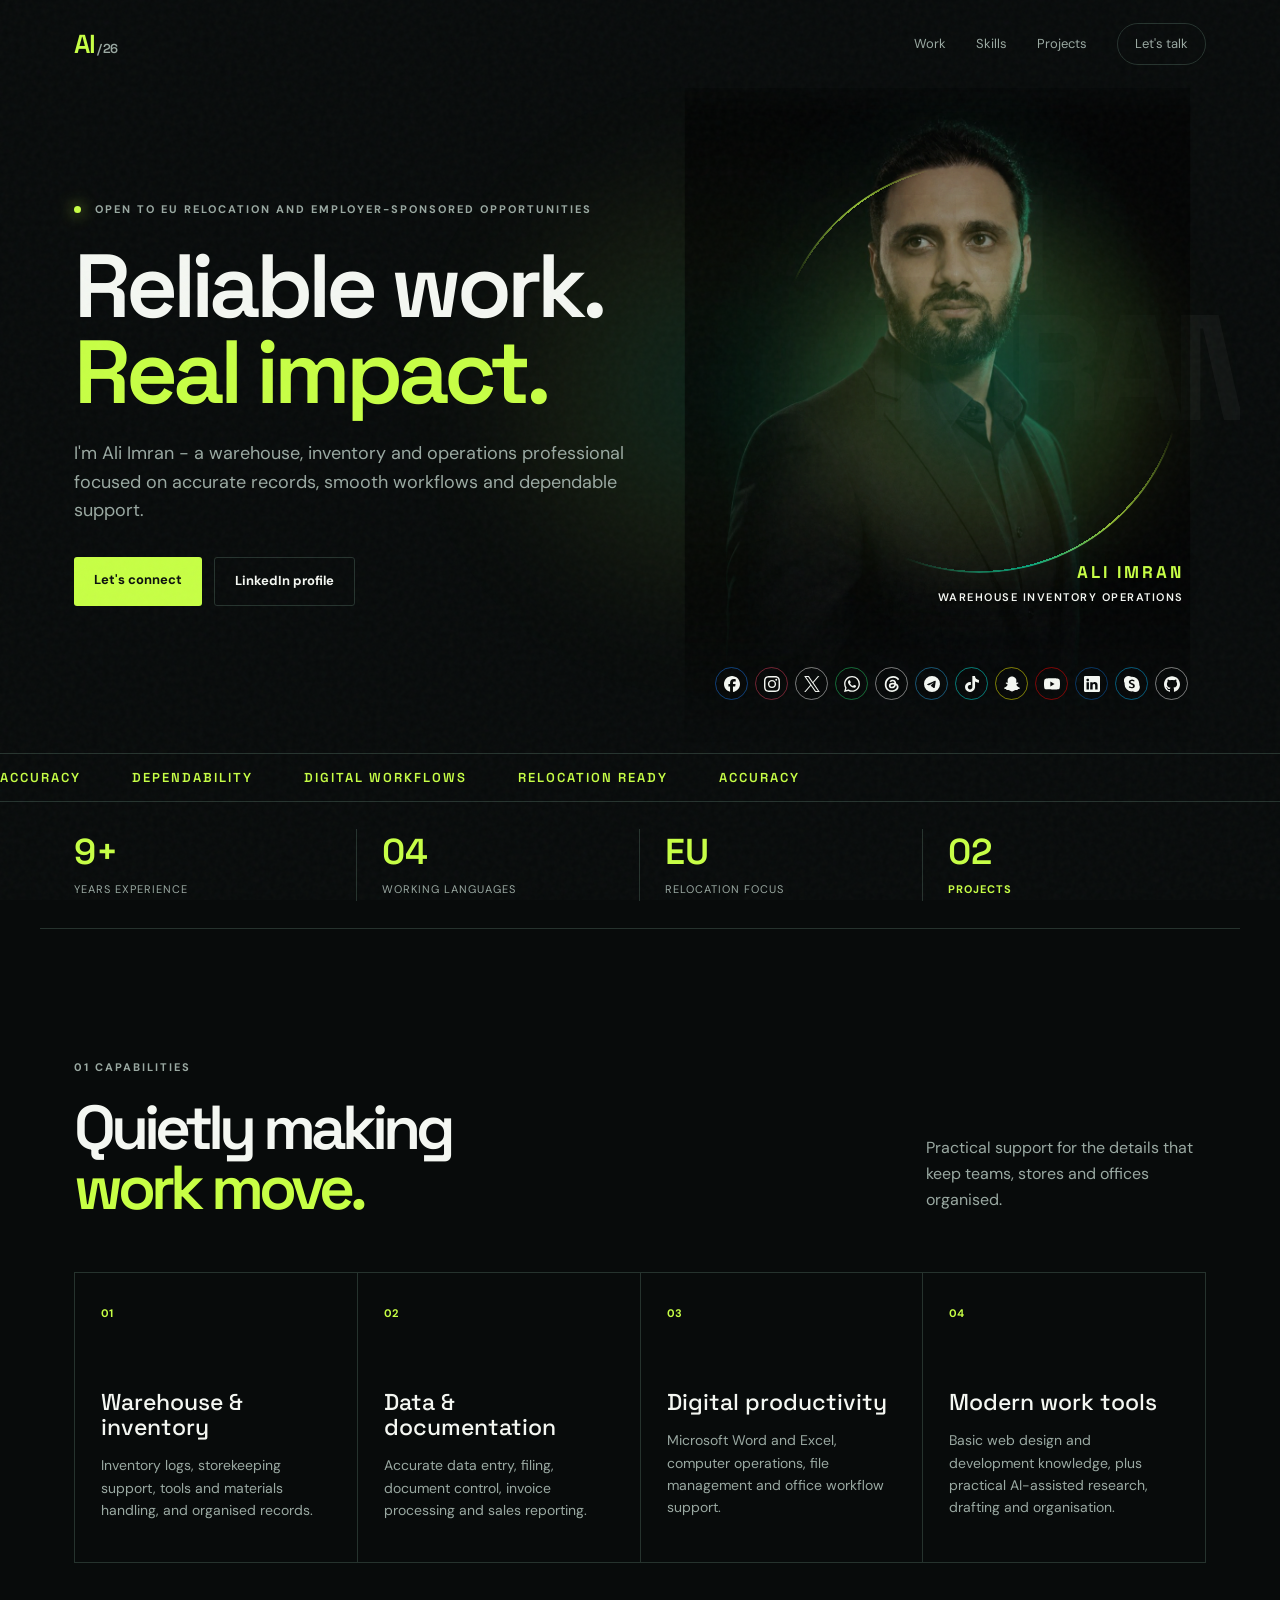
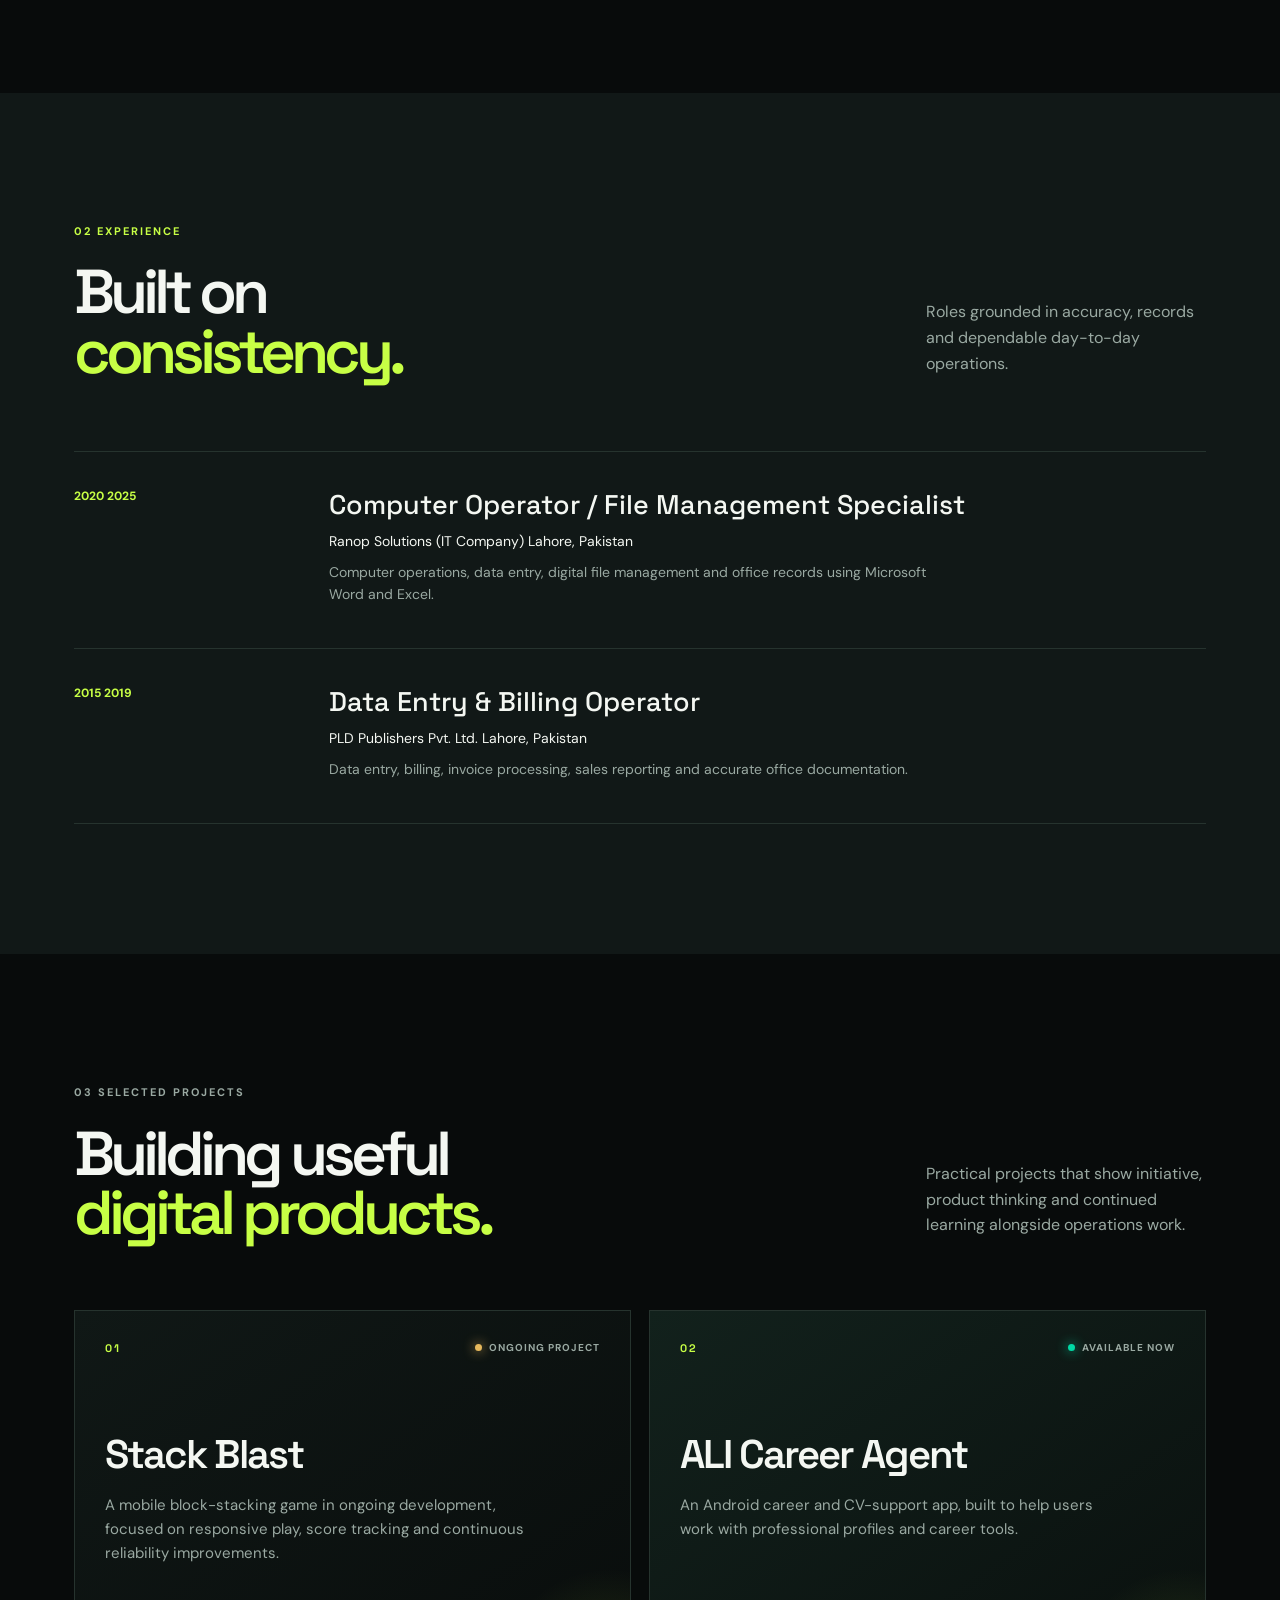
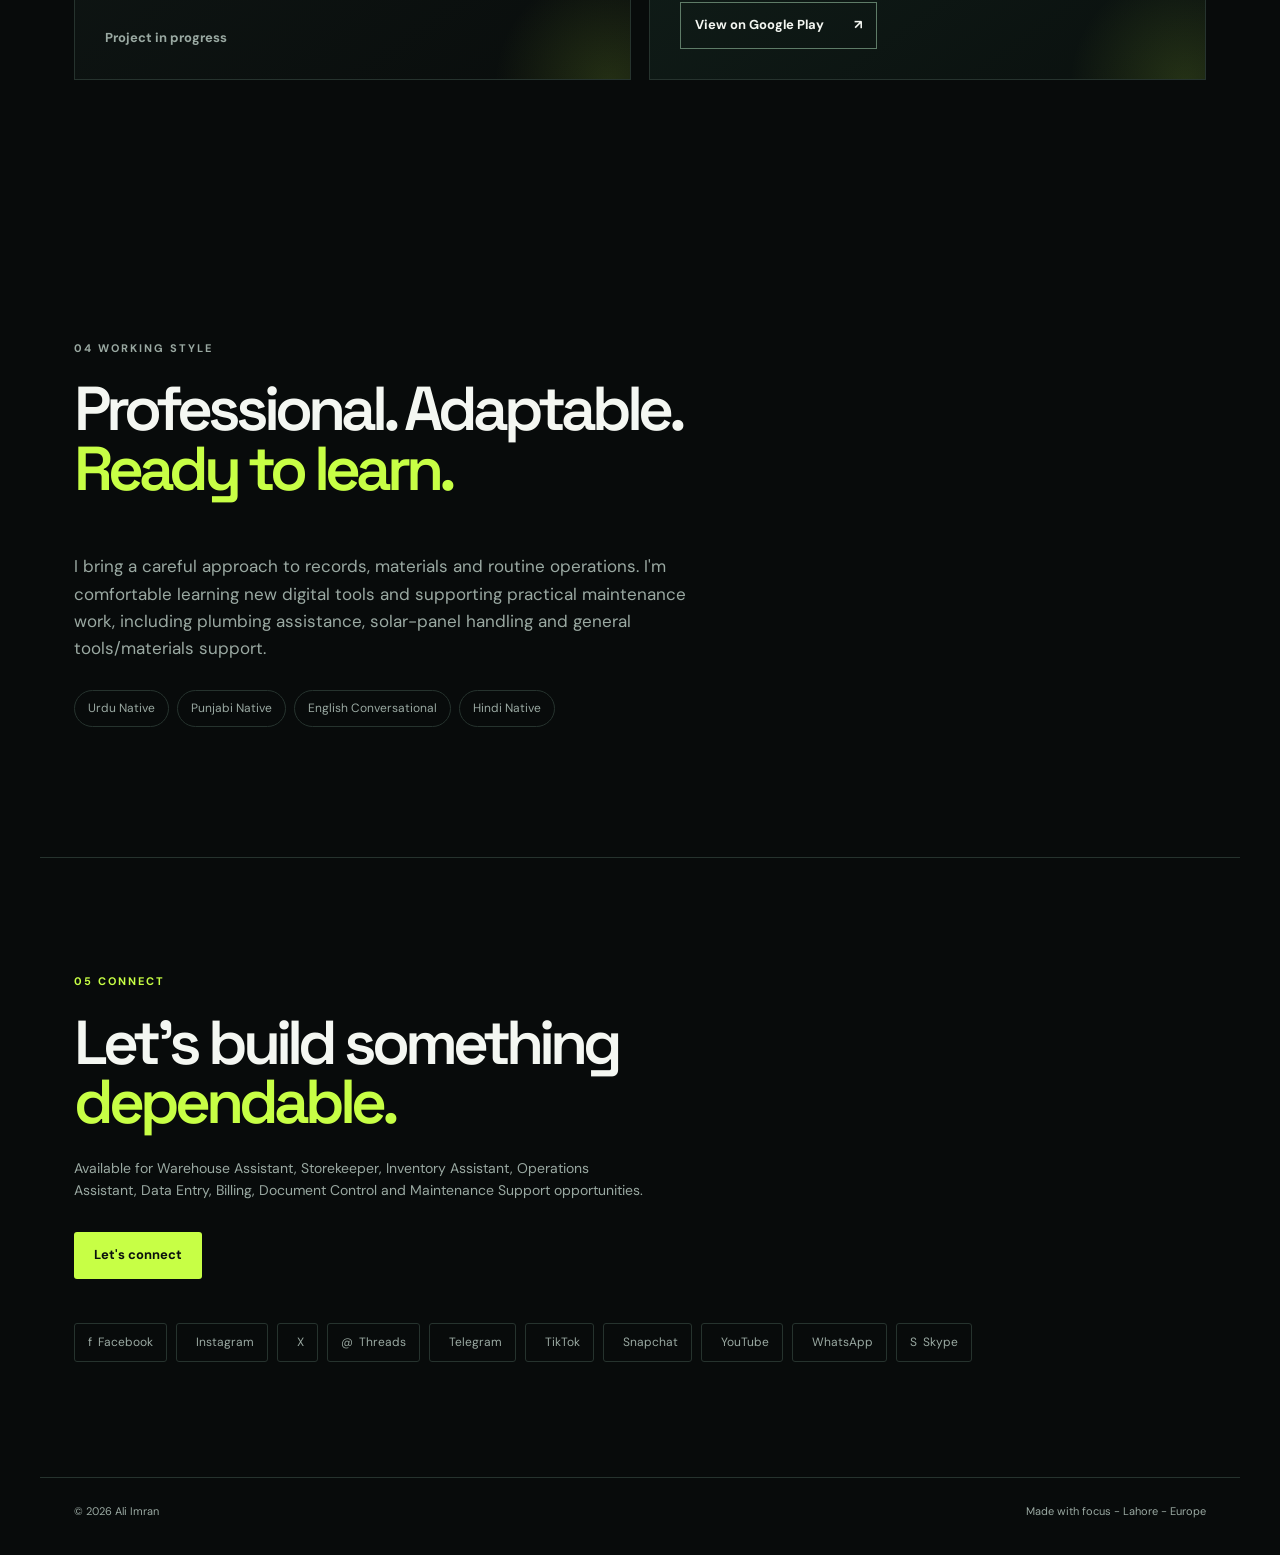
<file: index.html>
<!doctype html>
<html lang="en">
<head>
  <meta charset="utf-8"><meta name="viewport" content="width=device-width, initial-scale=1">
  <meta name="description" content="Ali Imran - warehouse, inventory and operations professional.">
  <title>Ali Imran | Operations &amp; Inventory</title><link rel="canonical" href="https://aliimrankazmii.github.io/ali-imran-portfolio/"><meta property="og:title" content="Ali Imran | Warehouse, Inventory &amp; Operations"><meta property="og:description" content="Professional portfolio of Ali Imran - warehouse, inventory, data entry and operations support."><meta property="og:type" content="website"><meta property="og:url" content="https://aliimrankazmii.github.io/ali-imran-portfolio/"><meta property="og:image" content="https://aliimrankazmii.github.io/ali-imran-portfolio/ali-imran-hero.jpg"><link rel="stylesheet" href="styles.css?v=53ffa406">
</head>
<body>
  <svg class="icon-sprite" aria-hidden="true" focusable="false"><symbol id="icon-facebook" viewBox="0 0 24 24"><path d="M9.101 23.691v-7.98H6.627v-3.667h2.474v-1.58c0-4.085 1.848-5.978 5.858-5.978.401 0 .955.042 1.468.103a8.68 8.68 0 0 1 1.141.195v3.325a8.623 8.623 0 0 0-.653-.036 26.805 26.805 0 0 0-.733-.009c-.707 0-1.259.096-1.675.309a1.686 1.686 0 0 0-.679.622c-.258.42-.374.995-.374 1.752v1.297h3.919l-.386 2.103-.287 1.564h-3.246v8.245C19.396 23.238 24 18.179 24 12.044c0-6.627-5.373-12-12-12s-12 5.373-12 12c0 5.628 3.874 10.35 9.101 11.647Z"/></symbol><symbol id="icon-instagram" viewBox="0 0 24 24"><path d="M7.0301.084c-1.2768.0602-2.1487.264-2.911.5634-.7888.3075-1.4575.72-2.1228 1.3877-.6652.6677-1.075 1.3368-1.3802 2.127-.2954.7638-.4956 1.6365-.552 2.914-.0564 1.2775-.0689 1.6882-.0626 4.947.0062 3.2586.0206 3.6671.0825 4.9473.061 1.2765.264 2.1482.5635 2.9107.308.7889.72 1.4573 1.388 2.1228.6679.6655 1.3365 1.0743 2.1285 1.38.7632.295 1.6361.4961 2.9134.552 1.2773.056 1.6884.069 4.9462.0627 3.2578-.0062 3.668-.0207 4.9478-.0814 1.28-.0607 2.147-.2652 2.9098-.5633.7889-.3086 1.4578-.72 2.1228-1.3881.665-.6682 1.0745-1.3378 1.3795-2.1284.2957-.7632.4966-1.636.552-2.9124.056-1.2809.0692-1.6898.063-4.948-.0063-3.2583-.021-3.6668-.0817-4.9465-.0607-1.2797-.264-2.1487-.5633-2.9117-.3084-.7889-.72-1.4568-1.3876-2.1228C21.2982 1.33 20.628.9208 19.8378.6165 19.074.321 18.2017.1197 16.9244.0645 15.6471.0093 15.236-.005 11.977.0014 8.718.0076 8.31.0215 7.0301.0839m.1402 21.6932c-1.17-.0509-1.8053-.2453-2.2287-.408-.5606-.216-.96-.4771-1.3819-.895-.422-.4178-.6811-.8186-.9-1.378-.1644-.4234-.3624-1.058-.4171-2.228-.0595-1.2645-.072-1.6442-.079-4.848-.007-3.2037.0053-3.583.0607-4.848.05-1.169.2456-1.805.408-2.2282.216-.5613.4762-.96.895-1.3816.4188-.4217.8184-.6814 1.3783-.9003.423-.1651 1.0575-.3614 2.227-.4171 1.2655-.06 1.6447-.072 4.848-.079 3.2033-.007 3.5835.005 4.8495.0608 1.169.0508 1.8053.2445 2.228.408.5608.216.96.4754 1.3816.895.4217.4194.6816.8176.9005 1.3787.1653.4217.3617 1.056.4169 2.2263.0602 1.2655.0739 1.645.0796 4.848.0058 3.203-.0055 3.5834-.061 4.848-.051 1.17-.245 1.8055-.408 2.2294-.216.5604-.4763.96-.8954 1.3814-.419.4215-.8181.6811-1.3783.9-.4224.1649-1.0577.3617-2.2262.4174-1.2656.0595-1.6448.072-4.8493.079-3.2045.007-3.5825-.006-4.848-.0608M16.953 5.5864A1.44 1.44 0 1 0 18.39 4.144a1.44 1.44 0 0 0-1.437 1.4424M5.8385 12.012c.0067 3.4032 2.7706 6.1557 6.173 6.1493 3.4026-.0065 6.157-2.7701 6.1506-6.1733-.0065-3.4032-2.771-6.1565-6.174-6.1498-3.403.0067-6.156 2.771-6.1496 6.1738M8 12.0077a4 4 0 1 1 4.008 3.9921A3.9996 3.9996 0 0 1 8 12.0077"/></symbol><symbol id="icon-x" viewBox="0 0 24 24"><path d="M14.234 10.162 22.977 0h-2.072l-7.591 8.824L7.251 0H.258l9.168 13.343L.258 24H2.33l8.016-9.318L16.749 24h6.993zm-2.837 3.299-.929-1.329L3.076 1.56h3.182l5.965 8.532.929 1.329 7.754 11.09h-3.182z"/></symbol><symbol id="icon-whatsapp" viewBox="0 0 24 24"><path d="M17.472 14.382c-.297-.149-1.758-.867-2.03-.967-.273-.099-.471-.148-.67.15-.197.297-.767.966-.94 1.164-.173.199-.347.223-.644.075-.297-.15-1.255-.463-2.39-1.475-.883-.788-1.48-1.761-1.653-2.059-.173-.297-.018-.458.13-.606.134-.133.298-.347.446-.52.149-.174.198-.298.298-.497.099-.198.05-.371-.025-.52-.075-.149-.669-1.612-.916-2.207-.242-.579-.487-.5-.669-.51-.173-.008-.371-.01-.57-.01-.198 0-.52.074-.792.372-.272.297-1.04 1.016-1.04 2.479 0 1.462 1.065 2.875 1.213 3.074.149.198 2.096 3.2 5.077 4.487.709.306 1.262.489 1.694.625.712.227 1.36.195 1.871.118.571-.085 1.758-.719 2.006-1.413.248-.694.248-1.289.173-1.413-.074-.124-.272-.198-.57-.347m-5.421 7.403h-.004a9.87 9.87 0 01-5.031-1.378l-.361-.214-3.741.982.998-3.648-.235-.374a9.86 9.86 0 01-1.51-5.26c.001-5.45 4.436-9.884 9.888-9.884 2.64 0 5.122 1.03 6.988 2.898a9.825 9.825 0 012.893 6.994c-.003 5.45-4.437 9.884-9.885 9.884m8.413-18.297A11.815 11.815 0 0012.05 0C5.495 0 .16 5.335.157 11.892c0 2.096.547 4.142 1.588 5.945L.057 24l6.305-1.654a11.882 11.882 0 005.683 1.448h.005c6.554 0 11.89-5.335 11.893-11.893a11.821 11.821 0 00-3.48-8.413Z"/></symbol><symbol id="icon-threads" viewBox="0 0 24 24"><path d="M18.263 11.097c-.03-3.486-1.92-5.586-5.111-5.586-2.13 0-3.922.963-4.863 2.499l2.062 1.438c.535-.843 1.272-1.543 2.628-1.543 1.528 0 2.318.85 2.544 2.431a15 15 0 0 0-2.236-.173c-4.125 0-6.068 1.867-6.068 4.336s1.943 3.99 4.804 3.99c3.139 0 5.013-2.115 5.781-4.735.798.361 1.348 1.204 1.348 2.47 0 3.387-3.907 5.232-7.22 5.232-4.885 0-8.077-3.207-8.077-8.424 0-6.392 4.223-10.487 9.9-10.487 3.808 0 5.69 1.671 6.97 3.914l2.108-1.475C21.44 2.078 18.331 0 13.663 0 6.227 0 1.168 5.277 1.168 12.934c0 7 4.953 11.066 10.856 11.066 4.878 0 9.809-2.846 9.809-7.716 0-2.545-1.46-4.231-3.569-5.187m-6.33 4.855c-1.077 0-2.026-.512-2.026-1.453 0-1.483 1.822-1.934 3.606-1.934.678 0 1.34.045 1.927.173-.422 1.927-1.671 3.215-3.508 3.214Z"/></symbol><symbol id="icon-telegram" viewBox="0 0 24 24"><path d="M11.944 0A12 12 0 0 0 0 12a12 12 0 0 0 12 12 12 12 0 0 0 12-12A12 12 0 0 0 12 0a12 12 0 0 0-.056 0zm4.962 7.224c.1-.002.321.023.465.14a.506.506 0 0 1 .171.325c.016.093.036.306.02.472-.18 1.898-.962 6.502-1.36 8.627-.168.9-.499 1.201-.82 1.23-.696.065-1.225-.46-1.9-.902-1.056-.693-1.653-1.124-2.678-1.8-1.185-.78-.417-1.21.258-1.91.177-.184 3.247-2.977 3.307-3.23.007-.032.014-.15-.056-.212s-.174-.041-.249-.024c-.106.024-1.793 1.14-5.061 3.345-.48.33-.913.49-1.302.48-.428-.008-1.252-.241-1.865-.44-.752-.245-1.349-.374-1.297-.789.027-.216.325-.437.893-.663 3.498-1.524 5.83-2.529 6.998-3.014 3.332-1.386 4.025-1.627 4.476-1.635z"/></symbol><symbol id="icon-tiktok" viewBox="0 0 24 24"><path d="M12.525.02c1.31-.02 2.61-.01 3.91-.02.08 1.53.63 3.09 1.75 4.17 1.12 1.11 2.7 1.62 4.24 1.79v4.03c-1.44-.05-2.89-.35-4.2-.97-.57-.26-1.1-.59-1.62-.93-.01 2.92.01 5.84-.02 8.75-.08 1.4-.54 2.79-1.35 3.94-1.31 1.92-3.58 3.17-5.91 3.21-1.43.08-2.86-.31-4.08-1.03-2.02-1.19-3.44-3.37-3.65-5.71-.02-.5-.03-1-.01-1.49.18-1.9 1.12-3.72 2.58-4.96 1.66-1.44 3.98-2.13 6.15-1.72.02 1.48-.04 2.96-.04 4.44-.99-.32-2.15-.23-3.02.37-.63.41-1.11 1.04-1.36 1.75-.21.51-.15 1.07-.14 1.61.24 1.64 1.82 3.02 3.5 2.87 1.12-.01 2.19-.66 2.77-1.61.19-.33.4-.67.41-1.06.1-1.79.06-3.57.07-5.36.01-4.03-.01-8.05.02-12.07z"/></symbol><symbol id="icon-snapchat" viewBox="0 0 24 24"><path d="M12.206.793c.99 0 4.347.276 5.93 3.821.529 1.193.403 3.219.299 4.847l-.003.06c-.012.18-.022.345-.03.51.075.045.203.09.401.09.3-.016.659-.12 1.033-.301.165-.088.344-.104.464-.104.182 0 .359.029.509.09.45.149.734.479.734.838.015.449-.39.839-1.213 1.168-.089.029-.209.075-.344.119-.45.135-1.139.36-1.333.81-.09.224-.061.524.12.868l.015.015c.06.136 1.526 3.475 4.791 4.014.255.044.435.27.42.509 0 .075-.015.149-.045.225-.24.569-1.273.988-3.146 1.271-.059.091-.12.375-.164.57-.029.179-.074.36-.134.553-.076.271-.27.405-.555.405h-.03c-.135 0-.313-.031-.538-.074-.36-.075-.765-.135-1.273-.135-.3 0-.599.015-.913.074-.6.104-1.123.464-1.723.884-.853.599-1.826 1.288-3.294 1.288-.06 0-.119-.015-.18-.015h-.149c-1.468 0-2.427-.675-3.279-1.288-.599-.42-1.107-.779-1.707-.884-.314-.045-.629-.074-.928-.074-.54 0-.958.089-1.272.149-.211.043-.391.074-.54.074-.374 0-.523-.224-.583-.42-.061-.192-.09-.389-.135-.567-.046-.181-.105-.494-.166-.57-1.918-.222-2.95-.642-3.189-1.226-.031-.063-.052-.15-.055-.225-.015-.243.165-.465.42-.509 3.264-.54 4.73-3.879 4.791-4.02l.016-.029c.18-.345.224-.645.119-.869-.195-.434-.884-.658-1.332-.809-.121-.029-.24-.074-.346-.119-1.107-.435-1.257-.93-1.197-1.273.09-.479.674-.793 1.168-.793.146 0 .27.029.383.074.42.194.789.3 1.104.3.234 0 .384-.06.465-.105l-.046-.569c-.098-1.626-.225-3.651.307-4.837C7.392 1.077 10.739.807 11.727.807l.419-.015h.06z"/></symbol><symbol id="icon-youtube" viewBox="0 0 24 24"><path d="M23.498 6.186a3.016 3.016 0 0 0-2.122-2.136C19.505 3.545 12 3.545 12 3.545s-7.505 0-9.377.505A3.017 3.017 0 0 0 .502 6.186C0 8.07 0 12 0 12s0 3.93.502 5.814a3.016 3.016 0 0 0 2.122 2.136c1.871.505 9.376.505 9.376.505s7.505 0 9.377-.505a3.015 3.015 0 0 0 2.122-2.136C24 15.93 24 12 24 12s0-3.93-.502-5.814zM9.545 15.568V8.432L15.818 12l-6.273 3.568z"/></symbol><symbol id="icon-linkedin" viewBox="0 0 16 16">
  <path d="M0 1.146C0 .513.526 0 1.175 0h13.65C15.474 0 16 .513 16 1.146v13.708c0 .633-.526 1.146-1.175 1.146H1.175C.526 16 0 15.487 0 14.854zm4.943 12.248V6.169H2.542v7.225zm-1.2-8.212c.837 0 1.358-.554 1.358-1.248-.015-.709-.52-1.248-1.342-1.248S2.4 3.226 2.4 3.934c0 .694.521 1.248 1.327 1.248zm4.908 8.212V9.359c0-.216.016-.432.08-.586.173-.431.568-.878 1.232-.878.869 0 1.216.662 1.216 1.634v3.865h2.401V9.25c0-2.22-1.184-3.252-2.764-3.252-1.274 0-1.845.7-2.165 1.193v.025h-.016l.016-.025V6.169h-2.4c.03.678 0 7.225 0 7.225z"/>
</symbol><symbol id="icon-skype" viewBox="0 0 16 16">
  <path d="M4.671 0c.88 0 1.733.247 2.468.702a7.42 7.42 0 0 1 6.02 2.118 7.37 7.37 0 0 1 2.167 5.215q0 .517-.072 1.026a4.66 4.66 0 0 1 .6 2.281 4.64 4.64 0 0 1-1.37 3.294A4.67 4.67 0 0 1 11.18 16c-.84 0-1.658-.226-2.37-.644a7.42 7.42 0 0 1-6.114-2.107A7.37 7.37 0 0 1 .529 8.035q0-.545.08-1.081a4.644 4.644 0 0 1 .76-5.59A4.68 4.68 0 0 1 4.67 0zm.447 7.01c.18.309.43.572.729.769a7 7 0 0 0 1.257.653q.737.308 1.145.523c.229.112.437.264.615.448.135.142.21.331.21.528a.87.87 0 0 1-.335.723c-.291.196-.64.289-.99.264a2.6 2.6 0 0 1-1.048-.206 11 11 0 0 1-.532-.253 1.3 1.3 0 0 0-.587-.15.72.72 0 0 0-.501.176.63.63 0 0 0-.195.491.8.8 0 0 0 .148.482 1.2 1.2 0 0 0 .456.354 5.1 5.1 0 0 0 2.212.419 4.6 4.6 0 0 0 1.624-.265 2.3 2.3 0 0 0 1.08-.801c.267-.39.402-.855.386-1.327a2.1 2.1 0 0 0-.279-1.101 2.5 2.5 0 0 0-.772-.792A7 7 0 0 0 8.486 7.3a1 1 0 0 0-.145-.058 18 18 0 0 1-1.013-.447 1.8 1.8 0 0 1-.54-.387.73.73 0 0 1-.2-.508.8.8 0 0 1 .385-.723 1.76 1.76 0 0 1 .968-.247c.26-.003.52.03.772.096q.412.119.802.293c.105.049.22.075.336.076a.6.6 0 0 0 .453-.19.7.7 0 0 0 .18-.496.72.72 0 0 0-.17-.476 1.4 1.4 0 0 0-.556-.354 3.7 3.7 0 0 0-.708-.183 6 6 0 0 0-1.022-.078 4.5 4.5 0 0 0-1.536.258 2.7 2.7 0 0 0-1.174.784 1.9 1.9 0 0 0-.45 1.287c-.01.37.076.736.25 1.063"/>
</symbol><symbol id="icon-github" viewBox="0 0 24 24"><path d="M12 .297c-6.63 0-12 5.373-12 12 0 5.303 3.438 9.8 8.205 11.385.6.113.82-.258.82-.577 0-.285-.01-1.04-.015-2.04-3.338.724-4.042-1.61-4.042-1.61C4.422 18.07 3.633 17.7 3.633 17.7c-1.087-.744.084-.729.084-.729 1.205.084 1.838 1.236 1.838 1.236 1.07 1.835 2.809 1.305 3.495.998.108-.776.417-1.305.76-1.605-2.665-.3-5.466-1.332-5.466-5.93 0-1.31.465-2.38 1.235-3.22-.135-.303-.54-1.523.105-3.176 0 0 1.005-.322 3.3 1.23.96-.267 1.98-.399 3-.405 1.02.006 2.04.138 3 .405 2.28-1.552 3.285-1.23 3.285-1.23.645 1.653.24 2.873.12 3.176.765.84 1.23 1.91 1.23 3.22 0 4.61-2.805 5.625-5.475 5.92.42.36.81 1.096.81 2.22 0 1.606-.015 2.896-.015 3.286 0 .315.21.69.825.57C20.565 22.092 24 17.592 24 12.297c0-6.627-5.373-12-12-12"/></symbol></svg>
  <div class="noise"></div>
  <header class="nav shell"><a class="brand" href="#top"><span>AI</span> / 26</a><nav><a href="#work">Work</a><a href="#skills">Skills</a><a href="#projects">Projects</a><a href="#contact" class="nav-cta">Let's talk</a></nav></header>
  <main id="top">
    <section class="hero shell">
      <div class="hero-copy"><p class="eyebrow"><i></i> Open to EU relocation and employer-sponsored opportunities</p><h1>Reliable work.<br><em>Real impact.</em></h1><p class="lead">I'm Ali Imran - a warehouse, inventory and operations professional focused on accurate records, smooth workflows and dependable support.</p><div class="actions"><a class="button primary" href="mailto:aliimranoficial@gmail.com">Let's connect</a><a class="button ghost" href="https://www.linkedin.com/in/ali-imran-237bb4104/" target="_blank" rel="noreferrer">LinkedIn profile</a></div></div><div class="portrait-wrap"><div class="portrait-ring"></div><img src="ali-imran-hero.jpg" alt="Portrait of Ali Imran" class="portrait"><div class="portrait-caption"><span>ALI IMRAN</span><small>WAREHOUSE  INVENTORY  OPERATIONS</small></div><div class="portrait-overlay"><strong>ALI IMRAN</strong><span>WAREHOUSE  INVENTORY  OPERATIONS</span></div><div class="portrait-social"><a href="https://www.facebook.com/Aliimrankazmii/" aria-label="Facebook" title="Facebook" target="_blank" rel="noreferrer" style="--social-index:0"><svg aria-hidden="true" focusable="false"><use href="#icon-facebook"></use></svg></a><a href="https://www.instagram.com/aliimrankazmii" aria-label="Instagram" title="Instagram" target="_blank" rel="noreferrer" style="--social-index:1"><svg aria-hidden="true" focusable="false"><use href="#icon-instagram"></use></svg></a><a href="https://x.com/aliimrankazmii" aria-label="X" title="X" target="_blank" rel="noreferrer" style="--social-index:2"><svg aria-hidden="true" focusable="false"><use href="#icon-x"></use></svg></a><a href="https://wa.me/923066984007" aria-label="WhatsApp" title="WhatsApp" target="_blank" rel="noreferrer" style="--social-index:3"><svg aria-hidden="true" focusable="false"><use href="#icon-whatsapp"></use></svg></a><a href="https://www.threads.net/@aliimrankazmii" aria-label="Threads" title="Threads" target="_blank" rel="noreferrer" style="--social-index:4"><svg aria-hidden="true" focusable="false"><use href="#icon-threads"></use></svg></a><a href="https://t.me/aliimrankazmii" aria-label="Telegram" title="Telegram" target="_blank" rel="noreferrer" style="--social-index:5"><svg aria-hidden="true" focusable="false"><use href="#icon-telegram"></use></svg></a><a href="https://www.tiktok.com/@aliimrankazmii" aria-label="TikTok" title="TikTok" target="_blank" rel="noreferrer" style="--social-index:6"><svg aria-hidden="true" focusable="false"><use href="#icon-tiktok"></use></svg></a><a href="https://www.snapchat.com/add/aliimrankazmii" aria-label="Snapchat" title="Snapchat" target="_blank" rel="noreferrer" style="--social-index:7"><svg aria-hidden="true" focusable="false"><use href="#icon-snapchat"></use></svg></a><a href="https://www.youtube.com/channel/UC9j4Hc0ykR93G3g0krMgXEg" aria-label="YouTube" title="YouTube" target="_blank" rel="noreferrer" style="--social-index:8"><svg aria-hidden="true" focusable="false"><use href="#icon-youtube"></use></svg></a><a href="https://www.linkedin.com/in/ali-imran-237bb4104/" aria-label="LinkedIn" title="LinkedIn" target="_blank" rel="noreferrer" style="--social-index:9"><svg aria-hidden="true" focusable="false"><use href="#icon-linkedin"></use></svg></a><a href="skype:ayan-shah1?chat" aria-label="Skype" title="Skype" style="--social-index:10"><svg aria-hidden="true" focusable="false"><use href="#icon-skype"></use></svg></a><a href="https://github.com/aliimrankazmii/ali-imran-portfolio" aria-label="GitHub" title="GitHub" target="_blank" rel="noreferrer" style="--social-index:11"><svg aria-hidden="true" focusable="false"><use href="#icon-github"></use></svg></a></div></div><div class="hero-mark">ALI<br>IMRAN</div>
    </section>
    <section class="ticker"><div>ACCURACY <span></span> DEPENDABILITY <span></span> DIGITAL WORKFLOWS <span></span> RELOCATION READY <span></span> ACCURACY <span></span></div></section>
    <section class="stats shell"><div><strong>9+</strong><span>years experience</span></div><div><strong>04</strong><span>working languages</span></div><div><strong>EU</strong><span>relocation focus</span></div><div class="projects-stat"><strong>02</strong><span>projects</span></div></section>
    <section class="section shell" id="skills"><div class="section-kicker">01  Capabilities</div><div class="section-title"><h2>Quietly making<br><em>work move.</em></h2><p>Practical support for the details that keep teams, stores and offices organised.</p></div><div class="skill-grid"><article><b>01</b><h3>Warehouse &amp; inventory</h3><p>Inventory logs, storekeeping support, tools and materials handling, and organised records.</p></article><article><b>02</b><h3>Data &amp; documentation</h3><p>Accurate data entry, filing, document control, invoice processing and sales reporting.</p></article><article><b>03</b><h3>Digital productivity</h3><p>Microsoft Word and Excel, computer operations, file management and office workflow support.</p></article><article><b>04</b><h3>Modern work tools</h3><p>Basic web design and development knowledge, plus practical AI-assisted research, drafting and organisation.</p></article></div></section>
    <section class="section dark" id="work"><div class="shell"><div class="section-kicker lime">02  Experience</div><div class="section-title"><h2>Built on<br><em>consistency.</em></h2><p>Roles grounded in accuracy, records and dependable day-to-day operations.</p></div><div class="timeline"><article><time>2020  2025</time><div><h3>Computer Operator / File Management Specialist</h3><p class="company">Ranop Solutions (IT Company)  Lahore, Pakistan</p><p>Computer operations, data entry, digital file management and office records using Microsoft Word and Excel.</p></div></article><article><time>2015  2019</time><div><h3>Data Entry &amp; Billing Operator</h3><p class="company">PLD Publishers Pvt. Ltd.  Lahore, Pakistan</p><p>Data entry, billing, invoice processing, sales reporting and accurate office documentation.</p></div></article></div></div></section>
    <section class="section shell projects" id="projects">
      <div class="section-kicker">03  Selected projects</div>
      <div class="section-title"><h2>Building useful<br><em>digital products.</em></h2><p>Practical projects that show initiative, product thinking and continued learning alongside operations work.</p></div>
      <div class="project-grid">
        <article class="project-card">
          <div class="project-card-top"><span>01</span><span class="project-status"><i></i> Ongoing project</span></div>
          <h3>Stack Blast</h3>
          <p>A mobile block-stacking game in ongoing development, focused on responsive play, score tracking and continuous reliability improvements.</p>
          <span class="project-note">Project in progress</span>
        </article>
        <article class="project-card project-card-accent">
          <div class="project-card-top"><span>02</span><span class="project-status live"><i></i> Available now</span></div>
          <h3>ALI Career Agent</h3>
          <p>An Android career and CV-support app, built to help users work with professional profiles and career tools.</p>
          <a class="project-link" href="https://play.google.com/store/apps/details?id=com.safarcv.app" target="_blank" rel="noreferrer">View on Google Play <span aria-hidden="true">↗</span></a>
        </article>
      </div>
    </section>
    <section class="section shell principles"><div class="section-kicker">04  Working style</div><h2>Professional. Adaptable.<br><em>Ready to learn.</em></h2><p>I bring a careful approach to records, materials and routine operations. I'm comfortable learning new digital tools and supporting practical maintenance work, including plumbing assistance, solar-panel handling and general tools/materials support.</p><div class="pills"><span>Urdu  Native</span><span>Punjabi  Native</span><span>English  Conversational</span><span>Hindi  Native</span></div></section>
    <section class="contact shell" id="contact"><div class="section-kicker lime">05  Connect</div><h2>Let's build something<br><em>dependable.</em></h2><p>Available for Warehouse Assistant, Storekeeper, Inventory Assistant, Operations Assistant, Data Entry, Billing, Document Control and Maintenance Support opportunities.</p><a class="button primary" href="mailto:aliimranoficial@gmail.com">Let's connect</a><div class="all-social"><a href="https://www.facebook.com/Aliimrankazmii/" target="_blank">f&nbsp; Facebook</a><a href="https://www.instagram.com/aliimrankazmii/" target="_blank">&nbsp; Instagram</a><a href="https://x.com/aliimrankazmii" target="_blank">&nbsp; X</a><a href="https://www.threads.net/@aliimrankazmii" target="_blank">@&nbsp; Threads</a><a href="https://t.me/aliimrankazmii" target="_blank">&nbsp; Telegram</a><a href="https://www.tiktok.com/@aliimrankazmii" target="_blank">&nbsp; TikTok</a><a href="https://www.snapchat.com/add/aliimrankazmii" target="_blank">&nbsp; Snapchat</a><a href="https://www.youtube.com/channel/UC9j4Hc0ykR93G3g0krMgXEg" target="_blank">&nbsp; YouTube</a><a href="https://wa.me/923066984007" target="_blank">&nbsp; WhatsApp</a><a href="skype:ayan-shah1?chat">S&nbsp; Skype</a></div></section>
  </main><footer class="footer shell"><span>&copy; 2026 Ali Imran</span><span>Made with focus - Lahore - Europe</span></footer>
  <script>const items=document.querySelectorAll('.section,.stats,.skill-grid article,.timeline article');const io=new IntersectionObserver(es=>es.forEach(e=>e.isIntersecting&&e.target.classList.add('show')),{threshold:.12});items.forEach(x=>{x.classList.add('reveal');io.observe(x)});</script>
</body></html>
</file>
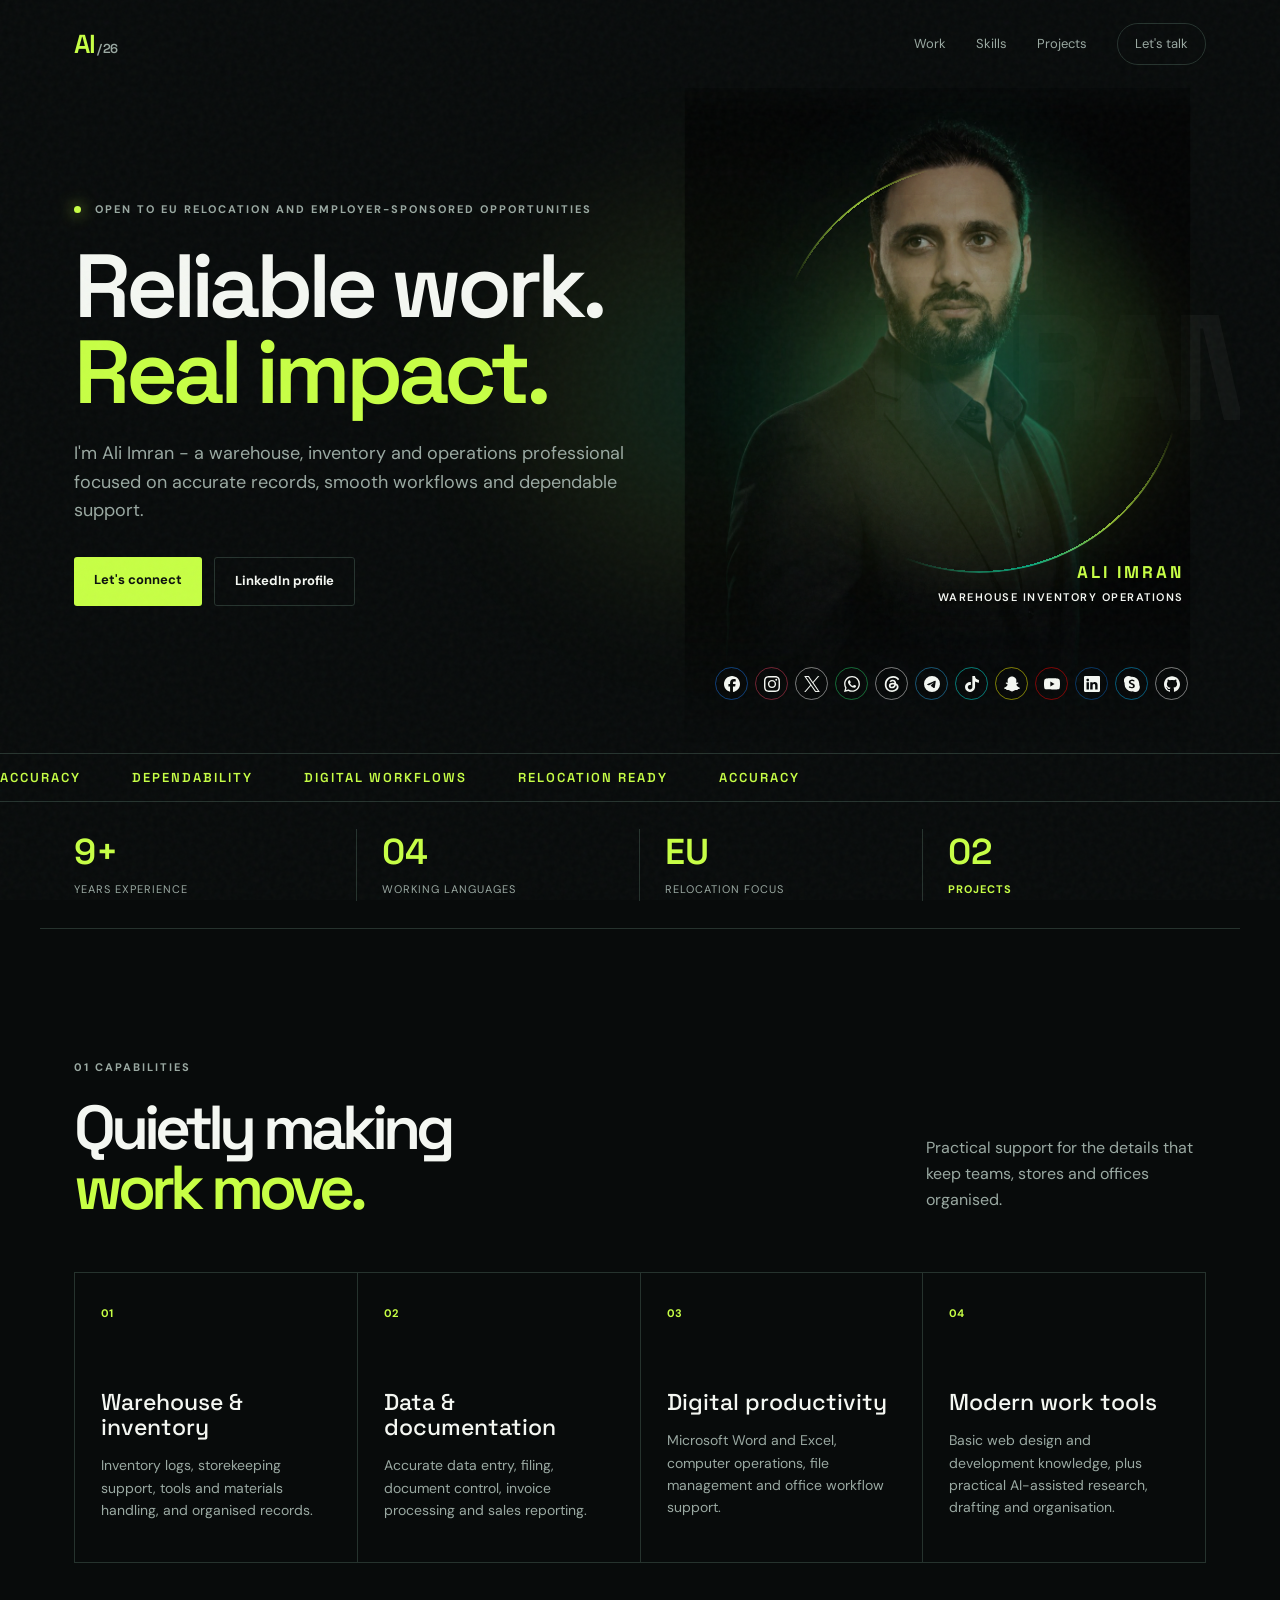
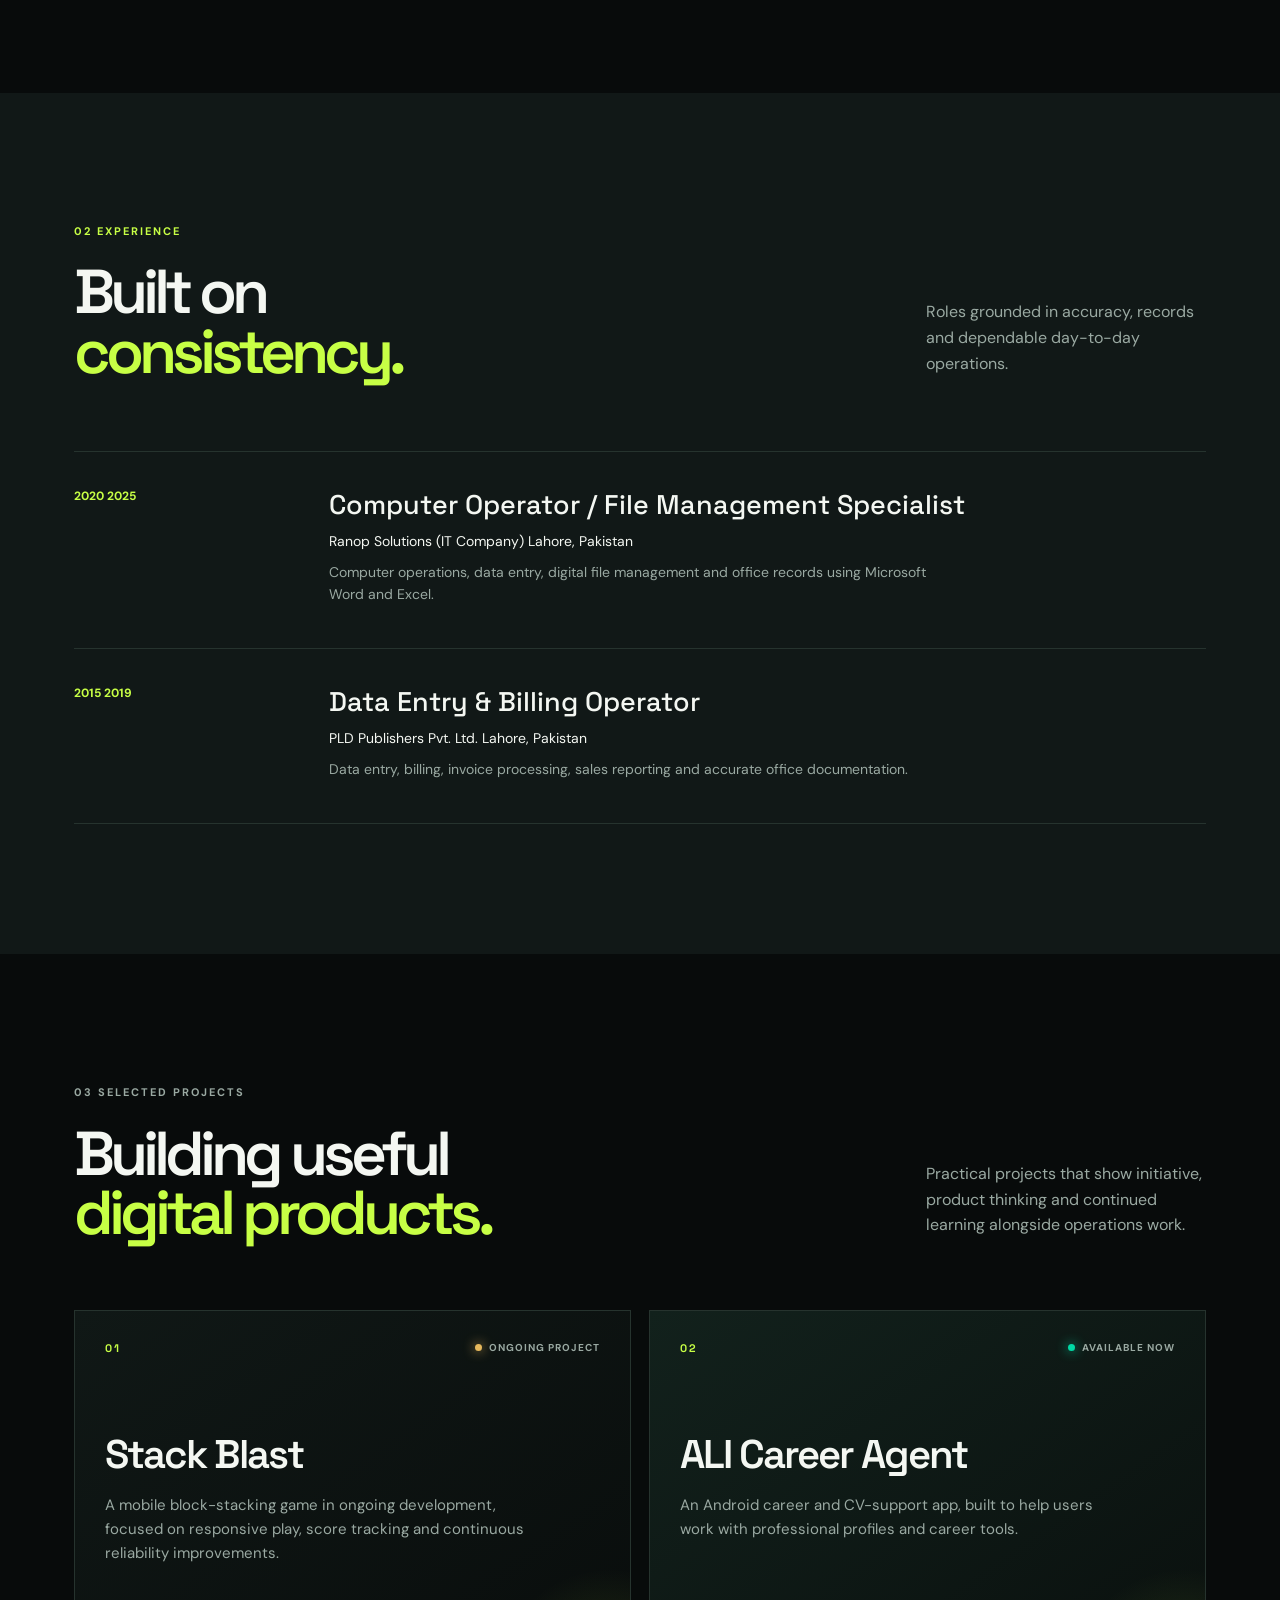
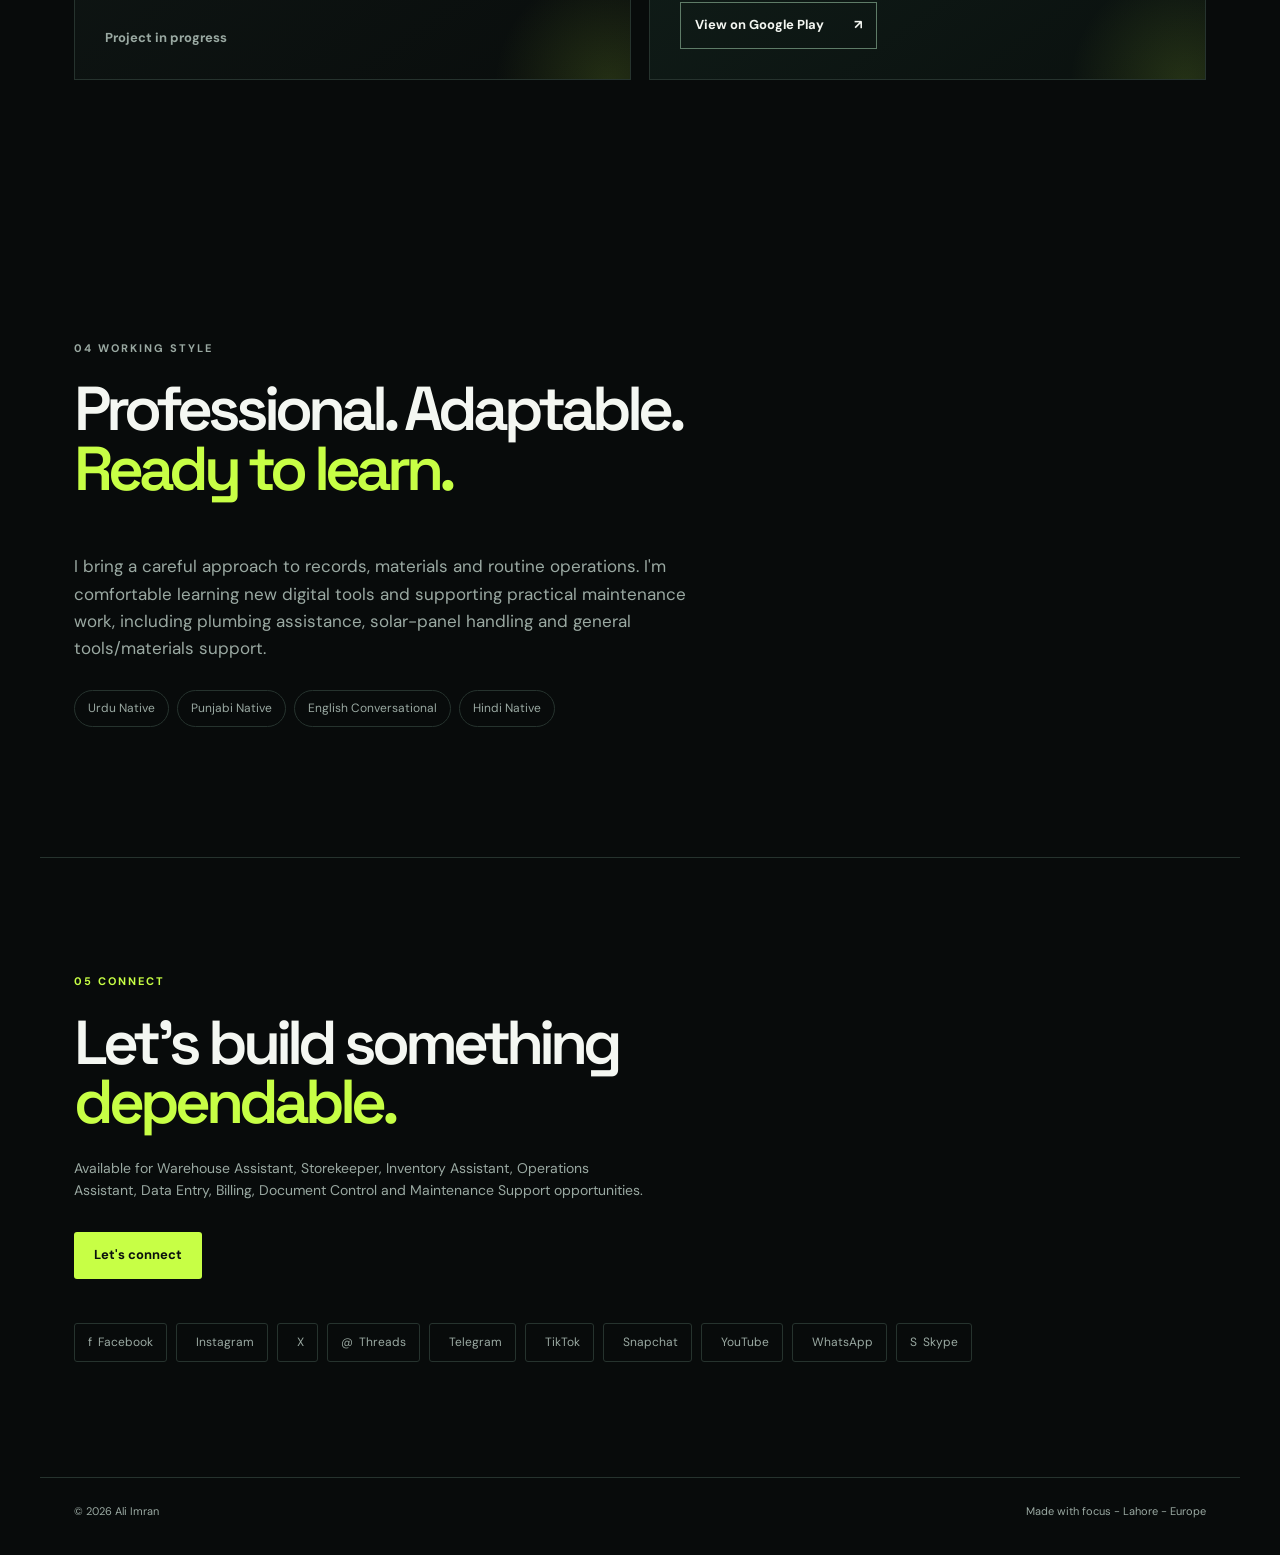
<file: go/index.html>
<!doctype html>
<html lang="en">
<head>
  <meta charset="utf-8">
  <meta name="robots" content="noindex">
  <meta name="viewport" content="width=device-width, initial-scale=1">
  <title>Ali Imran Portfolio</title>
  <meta http-equiv="refresh" content="0; url=../">
  <script>location.replace("../");</script>
</head>
<body>
  <p>Opening <a href="../">Ali Imran's portfolio</a>...</p>
</body>
</html>
</file>
<file: styles.css>
@import url('https://fonts.googleapis.com/css2?family=DM+Sans:wght@400;500;600;700&family=Space+Grotesk:wght@400;500;600;700&display=swap');
:root{--bg:#080b0b;--panel:#111817;--ink:#f4f7f2;--muted:#9aa9a2;--line:#26332e;--lime:#c7ff45;--teal:#00d9a5}*{box-sizing:border-box}html{scroll-behavior:smooth}body{margin:0;background:var(--bg);color:var(--ink);font-family:'DM Sans',sans-serif;line-height:1.6;overflow-x:hidden}.noise{position:fixed;inset:0;opacity:.035;pointer-events:none;z-index:9;background-image:url("data:image/svg+xml,%3Csvg viewBox='0 0 180 180' xmlns='http://www.w3.org/2000/svg'%3E%3Cfilter id='n'%3E%3CfeTurbulence type='fractalNoise' baseFrequency='.9' numOctaves='3' stitchTiles='stitch'/%3E%3C/filter%3E%3Crect width='100%25' height='100%25' filter='url(%23n)'/%3E%3C/svg%3E")}.shell{max-width:1200px;margin:auto;padding-left:34px;padding-right:34px}.nav{height:88px;display:flex;justify-content:space-between;align-items:center;position:relative;z-index:3}.brand{color:var(--ink);text-decoration:none;font:600 17px 'Space Grotesk';letter-spacing:-1px}.brand span{color:var(--lime);font-size:26px}.nav nav{display:flex;gap:30px;align-items:center}.nav a{color:var(--muted);text-decoration:none;font-size:13px}.nav a:hover{color:var(--lime)}.nav-cta{border:1px solid var(--line);border-radius:30px;padding:10px 17px}.hero{min-height:650px;position:relative;display:grid;grid-template-columns:1.05fr .95fr;align-items:center;padding-top:30px;padding-bottom:75px;overflow:hidden}.hero-copy{position:relative;z-index:2}.eyebrow,.section-kicker{font-size:11px;letter-spacing:2px;text-transform:uppercase;color:var(--muted);font-weight:700}.eyebrow i{display:inline-block;width:7px;height:7px;background:var(--lime);border-radius:50%;margin-right:9px;box-shadow:0 0 16px var(--lime)}h1,h2{font:600 clamp(52px,7vw,94px)/.96 'Space Grotesk';letter-spacing:-5px;margin:24px 0}em{font-style:normal;color:var(--lime)}.lead{font-size:18px;color:var(--muted);max-width:560px}.actions{display:flex;gap:12px;flex-wrap:wrap;margin-top:32px}.button{display:inline-flex;padding:13px 20px;border-radius:3px;text-decoration:none;font-weight:700;font-size:13px}.primary{background:var(--lime);color:#0b100d}.ghost{border:1px solid var(--line);color:var(--ink)}.mini-social{display:flex;gap:8px;margin-top:38px}.mini-social a{display:grid;place-items:center;width:35px;height:35px;border:1px solid var(--line);border-radius:50%;color:var(--muted);text-decoration:none;font-weight:700;transition:.25s}.mini-social a:hover{background:var(--lime);color:#071009;border-color:var(--lime);transform:translateY(-4px)}.portrait-wrap{height:560px;position:relative;display:grid;place-items:center}.portrait{height:630px;max-width:100%;object-fit:contain;position:relative;z-index:1;filter:saturate(.8) contrast(1.08);mix-blend-mode:screen;opacity:.58;mask-image:linear-gradient(to bottom,transparent 0%,#000 7%,#000 78%,transparent 100%);animation:float 7s ease-in-out infinite;transform:translateY(-28px) scale(1.07)}.portrait-ring{display:none}.portrait-overlay{position:absolute;right:22px;bottom:58px;z-index:2;display:flex;flex-direction:column;align-items:flex-end;text-align:right;color:var(--lime);text-shadow:0 2px 18px #000;font:600 17px Space Grotesk;letter-spacing:3px}.portrait-overlay span{color:#dce8df;font:10px DM Sans;letter-spacing:1.5px;margin-top:6px}.portrait-social{position:absolute;right:22px;left:auto;bottom:24px;z-index:3;display:flex;gap:3px;flex-wrap:nowrap;transform:none;max-width:96%;overflow:visible}.portrait-social a{display:grid;place-items:center;width:27px;height:27px;border:1px solid #8ca98d99;border-radius:50%;background:#07100dcc;color:var(--ink);text-decoration:none;box-shadow:0 8px 24px #0008;transition:.25s}.portrait-social a:hover{background:var(--lime);color:#071009;border-color:var(--lime);transform:translateY(-5px)}.hero-mark{position:absolute;right:-18px;top:100px;color:#fff;opacity:.035;font:700 150px/.8 'Space Grotesk';letter-spacing:-14px;z-index:0}.ticker{border-top:1px solid var(--line);border-bottom:1px solid var(--line);overflow:hidden;color:var(--lime);font:600 13px 'Space Grotesk';letter-spacing:2px;white-space:nowrap;padding:15px 0}.ticker div{animation:marquee 24s linear infinite}.ticker span{color:var(--muted);padding:0 23px}.stats{display:grid;grid-template-columns:repeat(4,1fr);padding-top:27px;padding-bottom:27px;border-bottom:1px solid var(--line)}.stats div{border-right:1px solid var(--line);padding-left:25px}.stats div:first-child{padding-left:0}.stats div:last-child{border:0}.stats strong{display:block;font:600 36px 'Space Grotesk';color:var(--lime)}.stats span{color:var(--muted);font-size:11px;text-transform:uppercase;letter-spacing:1px}.section{padding-top:130px;padding-bottom:130px}.section-title{display:flex;justify-content:space-between;align-items:end;gap:40px}.section-title h2,.principles h2,.contact h2{font-size:62px;margin:22px 0 55px}.section-title p{max-width:280px;color:var(--muted);margin-bottom:60px}.skill-grid{display:grid;grid-template-columns:repeat(4,1fr);gap:1px;background:var(--line);border:1px solid var(--line)}.skill-grid article{background:var(--bg);min-height:280px;padding:26px;transition:.3s}.skill-grid article:hover{background:var(--panel);transform:translateY(-7px)}.skill-grid b{color:var(--lime);font-size:11px}.skill-grid h3{font:500 23px/1.1 'Space Grotesk';margin:65px 0 14px}.skill-grid p,.timeline p,.principles>p,.contact>p{color:var(--muted);font-size:14px}.dark{background:var(--panel)}.lime{color:var(--lime)}.timeline{border-top:1px solid var(--line);margin-top:15px}.timeline article{display:grid;grid-template-columns:210px 1fr;gap:45px;padding:35px 0;border-bottom:1px solid var(--line)}time{color:var(--lime);font-size:12px;font-weight:700}.timeline h3{font:500 27px 'Space Grotesk';margin:0}.timeline p{max-width:620px;margin:8px 0}.timeline .company{color:var(--ink)}.principles{max-width:1200px}.principles>p{max-width:650px;font-size:17px}.pills{display:flex;flex-wrap:wrap;gap:8px;margin-top:28px}.pills span{border:1px solid var(--line);padding:8px 13px;border-radius:20px;color:var(--muted);font-size:12px}.contact{border-top:1px solid var(--line);padding-top:115px;padding-bottom:115px}.contact h2{margin-bottom:25px}.contact>p{max-width:570px;margin-bottom:30px}.all-social{display:flex;flex-wrap:wrap;gap:9px;margin-top:44px}.all-social a{border:1px solid var(--line);border-radius:3px;padding:9px 13px;color:var(--muted);font-size:12px;text-decoration:none;transition:.25s}.all-social a:hover{color:#071009;background:var(--lime);border-color:var(--lime);transform:translateY(-3px)}.footer{border-top:1px solid var(--line);padding-top:25px;padding-bottom:35px;display:flex;justify-content:space-between;color:var(--muted);font-size:11px}.reveal{opacity:0;transform:translateY(22px);transition:opacity .7s,transform .7s}.reveal.show{opacity:1;transform:none}@keyframes float{0%,100%{transform:translateY(0)}50%{transform:translateY(-12px)}}@keyframes marquee{to{transform:translateX(-50%)}}@media(max-width:800px){.shell{padding-left:21px;padding-right:21px}.nav{height:72px}.nav nav a:not(.nav-cta){display:none}.hero{grid-template-columns:1fr;padding-top:65px}.portrait-wrap{height:470px;order:-1}.portrait{height:500px}.hero-mark{font-size:100px}.section{padding-top:85px;padding-bottom:85px}.section-title{display:block}.section-title p{margin-bottom:35px}.section-title h2,.principles h2,.contact h2{font-size:48px;margin-bottom:25px}.skill-grid{grid-template-columns:repeat(2,1fr)}.stats{grid-template-columns:repeat(2,1fr);gap:20px}.stats div:nth-child(2){border:0}.timeline article{grid-template-columns:1fr;gap:9px}.footer{flex-direction:column;gap:8px}}@media(max-width:480px){h1{font-size:56px}.skill-grid{grid-template-columns:1fr}.portrait-ring{display:none}.hero{min-height:auto}.portrait-wrap{height:400px}.portrait{height:430px}}
@media(prefers-reduced-motion:reduce){*,*::before,*::after{animation:none!important;transition:none!important;scroll-behavior:auto!important}}
.portrait-caption{display:none}.portrait-social a img{width:14px;height:14px;display:block;object-fit:contain;filter:brightness(0) invert(1)}.portrait-social a:hover img{filter:brightness(0)}

.projects{padding-top:130px;padding-bottom:130px}
.project-grid{display:grid;grid-template-columns:repeat(2,minmax(0,1fr));gap:18px;margin-top:12px}
.project-card{min-height:370px;display:flex;flex-direction:column;padding:30px;background:linear-gradient(145deg,#101816,#090d0c);border:1px solid var(--line);position:relative;overflow:hidden;transition:transform .3s,border-color .3s,box-shadow .3s}
.project-card::after{content:"";position:absolute;width:240px;height:240px;right:-100px;bottom:-125px;border-radius:50%;background:radial-gradient(circle,#c7ff4524,transparent 68%);pointer-events:none}
.project-card:hover{transform:translateY(-7px);border-color:#5e7b67;box-shadow:0 20px 50px #0007}
.project-card-accent{background:linear-gradient(145deg,#12211c,#0a100e)}
.project-card-top{display:flex;justify-content:space-between;align-items:center;color:var(--lime);font:700 11px 'Space Grotesk';letter-spacing:1.5px}
.project-status{color:var(--muted);font:700 10px 'DM Sans';letter-spacing:1px;text-transform:uppercase;display:flex;align-items:center;gap:7px}
.project-status i{width:7px;height:7px;border-radius:50%;background:#e6b85c;box-shadow:0 0 12px #e6b85c}
.project-status.live i{background:var(--teal);box-shadow:0 0 12px var(--teal)}
.project-card h3{font:600 40px/1 'Space Grotesk';letter-spacing:-2px;margin:80px 0 18px;position:relative;z-index:1}
.project-card p{color:var(--muted);font-size:15px;max-width:430px;margin:0;position:relative;z-index:1}
.project-note,.project-link{margin-top:auto;position:relative;z-index:1;font-weight:700;font-size:13px}
.project-note{color:var(--muted)}
.project-link{display:inline-flex;align-items:center;justify-content:space-between;width:max-content;min-width:180px;gap:30px;padding:12px 14px;border:1px solid #5e7b67;color:var(--ink);text-decoration:none;transition:.25s}
.project-link:hover{background:var(--lime);border-color:var(--lime);color:#071009;transform:translateY(-3px)}
@media(max-width:800px){.project-grid{grid-template-columns:1fr}.project-card{min-height:320px}.project-card h3{margin-top:55px}}

.stats .projects-stat span{color:var(--lime);font-weight:700}

/* Local SVG social icons and premium motion v2 */
.icon-sprite{position:absolute;width:0;height:0;overflow:hidden;pointer-events:none}
.hero{isolation:isolate}
.hero::after{content:"";position:absolute;z-index:0;width:540px;height:540px;left:34%;top:5%;border-radius:50%;background:radial-gradient(circle,#00d9a524 0%,#c7ff4512 34%,transparent 70%);filter:blur(48px);pointer-events:none;animation:auroraDrift 8s ease-in-out infinite alternate}
.hero-copy,.portrait-wrap{position:relative;z-index:1}
.nav{animation:navEnter .8s cubic-bezier(.22,1,.36,1) both}
.hero-copy{animation:heroEnter 1s cubic-bezier(.22,1,.36,1) .12s both}
h1 em{display:inline-block;animation:impactGlow 3.4s ease-in-out 1.1s infinite}
.portrait-wrap{isolation:isolate;animation:portraitEnter 1.15s cubic-bezier(.22,1,.36,1) .12s both}
.portrait-wrap::before{content:"";position:absolute;z-index:0;width:82%;height:82%;right:0;top:7%;border-radius:50%;background:radial-gradient(circle,#00d9a538 0%,#c7ff4520 34%,transparent 70%);filter:blur(28px);animation:glowPulse 3.4s ease-in-out infinite;pointer-events:none}
.portrait-wrap::after{content:"";position:absolute;z-index:0;width:410px;height:410px;right:4%;top:8%;border-radius:50%;background:conic-gradient(from 0deg,transparent 0 30%,#c7ff45 39%,#00d9a5 46%,transparent 56% 82%,#c7ff45 90%,transparent 96%);-webkit-mask:radial-gradient(farthest-side,transparent calc(100% - 2px),#000 0);mask:radial-gradient(farthest-side,transparent calc(100% - 2px),#000 0);opacity:.72;filter:drop-shadow(0 0 8px #c7ff4570);animation:orbitSpin 9s linear infinite;pointer-events:none}
.eyebrow i{animation:pulseDot 1.7s ease-in-out infinite}
.actions .primary{position:relative;overflow:hidden;box-shadow:0 0 0 #c7ff4500;animation:ctaPulse 3.2s ease-in-out 1.4s infinite}
.actions .primary::after{content:"";position:absolute;top:-40%;bottom:-40%;left:-45%;width:32%;background:linear-gradient(90deg,transparent,#fffbd0cc,transparent);transform:skewX(-22deg);animation:buttonShine 3.2s ease-in-out 1.1s infinite}

.portrait-social{right:18px;bottom:18px;gap:7px;padding:8px 10px;border:1px solid #8ca98d52;border-radius:999px;background:linear-gradient(135deg,#07100de8,#13231dcc);box-shadow:0 16px 42px #000b,0 0 30px #00d9a514;backdrop-filter:blur(12px);-webkit-backdrop-filter:blur(12px)}
.portrait-social a{--brand:#c7ff45;--brand-ink:#071009;position:relative;width:33px;height:33px;border-color:color-mix(in srgb,var(--brand) 48%,transparent);background:linear-gradient(145deg,#17241f,#07100d);color:var(--ink);opacity:0;box-shadow:inset 0 1px 0 #ffffff16,0 7px 18px #0008;animation:socialPop .62s cubic-bezier(.2,.9,.25,1.35) forwards,socialGlow 3s ease-in-out infinite;animation-delay:calc(.48s + var(--social-index)*.08s),calc(1.5s + var(--social-index)*.12s)}
.portrait-social a:nth-child(1){--brand:#1877f2;--brand-ink:#fff}
.portrait-social a:nth-child(2){--brand:#e4405f;--brand-ink:#fff}
.portrait-social a:nth-child(3){--brand:#f5f5f5;--brand-ink:#071009}
.portrait-social a:nth-child(4){--brand:#25d366;--brand-ink:#071009}
.portrait-social a:nth-child(5){--brand:#f5f5f5;--brand-ink:#071009}
.portrait-social a:nth-child(6){--brand:#26a5e4;--brand-ink:#fff}
.portrait-social a:nth-child(7){--brand:#00f2ea;--brand-ink:#071009}
.portrait-social a:nth-child(8){--brand:#fffc00;--brand-ink:#071009}
.portrait-social a:nth-child(9){--brand:#ff0000;--brand-ink:#fff}
.portrait-social a:nth-child(10){--brand:#0a66c2;--brand-ink:#fff}
.portrait-social a:nth-child(11){--brand:#00aff0;--brand-ink:#fff}
.portrait-social a:nth-child(12){--brand:#f5f5f5;--brand-ink:#071009}
.portrait-social a svg{width:16px;height:16px;display:block;fill:currentColor;color:var(--ink);animation:iconFloat 2.8s ease-in-out infinite;animation-delay:calc(var(--social-index)*-.17s);transition:transform .25s ease,color .25s ease}
.portrait-social a:hover{background:var(--brand);border-color:var(--brand);color:var(--brand-ink);transform:translateY(-7px) scale(1.12);box-shadow:0 12px 28px color-mix(in srgb,var(--brand) 45%,transparent)}
.portrait-social a:hover svg{color:var(--brand-ink);transform:scale(1.14);animation-play-state:paused}
.portrait-social a::before{content:none!important}
.portrait-social a img{display:none!important}

@keyframes navEnter{from{opacity:0;transform:translateY(-16px)}to{opacity:1;transform:none}}
@keyframes heroEnter{from{opacity:0;transform:translateY(34px)}to{opacity:1;transform:none}}
@keyframes portraitEnter{from{opacity:0;transform:translateX(52px) scale(.94);filter:blur(8px)}to{opacity:1;transform:none;filter:blur(0)}}
@keyframes socialPop{0%{opacity:0;transform:translateY(20px) scale(.45) rotate(-10deg)}70%{opacity:1;transform:translateY(-4px) scale(1.08) rotate(2deg)}100%{opacity:1;transform:none}}
@keyframes socialGlow{0%,100%{border-color:color-mix(in srgb,var(--brand) 36%,transparent);box-shadow:inset 0 1px 0 #ffffff16,0 7px 18px #0008}50%{border-color:color-mix(in srgb,var(--brand) 86%,transparent);box-shadow:inset 0 1px 0 #ffffff22,0 0 18px color-mix(in srgb,var(--brand) 30%,transparent)}}
@keyframes iconFloat{0%,100%{transform:translateY(0)}50%{transform:translateY(-3px)}}
@keyframes pulseDot{0%,100%{transform:scale(1);box-shadow:0 0 10px var(--lime)}50%{transform:scale(1.5);box-shadow:0 0 28px var(--lime)}}
@keyframes glowPulse{0%,100%{opacity:.55;transform:scale(.94)}50%{opacity:1;transform:scale(1.06)}}
@keyframes orbitSpin{to{transform:rotate(360deg)}}
@keyframes auroraDrift{0%{transform:translate3d(-8%,-5%,0) scale(.9);opacity:.35}100%{transform:translate3d(12%,8%,0) scale(1.18);opacity:.75}}
@keyframes impactGlow{0%,100%{text-shadow:0 0 0 #c7ff4500;transform:translateY(0)}50%{text-shadow:0 0 28px #c7ff4566,0 0 70px #00d9a52e;transform:translateY(-2px)}}
@keyframes ctaPulse{0%,100%{box-shadow:0 0 0 0 #c7ff4500}50%{box-shadow:0 0 0 7px #c7ff4512,0 0 34px #c7ff4524}}
@keyframes buttonShine{0%,52%{left:-45%}78%,100%{left:130%}}

@media(max-width:800px){.portrait-wrap::after{width:340px;height:340px;right:50%;transform:translateX(50%)}.portrait-social{right:3px;transform:scale(.82);transform-origin:right bottom}}
@media(max-width:480px){.portrait-social{right:-3px;bottom:8px;transform:scale(.7)}.portrait-wrap::after{width:285px;height:285px}}

/* Caption visibility and transparent social dock */
.portrait-overlay{bottom:66px;z-index:4}
.portrait-overlay span{color:#f4f7f2;font-size:11px;font-weight:600;opacity:1;text-shadow:0 2px 14px #000,0 0 8px #000;margin-top:7px}
.portrait-social{bottom:-8px;padding:0;background:transparent;border:0;box-shadow:none;backdrop-filter:none;-webkit-backdrop-filter:none}
.portrait-social a{background:transparent;box-shadow:none;animation:socialPop .62s cubic-bezier(.2,.9,.25,1.35) forwards;animation-delay:calc(.48s + var(--social-index)*.08s)}
.portrait-social a:hover{background:var(--brand);box-shadow:0 10px 24px color-mix(in srgb,var(--brand) 35%,transparent)}
@media(max-width:800px){.portrait-social{bottom:-2px}}

/* Forced no-dock layout: cache-busted from index.html */
.portrait-overlay{bottom:74px!important;z-index:5!important}
.portrait-overlay span{color:#f4f7f2!important;opacity:1!important;visibility:visible!important;text-shadow:0 2px 14px #000,0 0 8px #000!important}
.portrait-social{bottom:-22px!important;padding:0!important;background:none!important;background-color:transparent!important;background-image:none!important;border:0!important;box-shadow:none!important;backdrop-filter:none!important;-webkit-backdrop-filter:none!important}
.portrait-social a{background:none!important;background-color:transparent!important;box-shadow:none!important}
.portrait-social a:hover{background:var(--brand)!important;background-color:var(--brand)!important}
@media(max-width:800px){.portrait-social{bottom:-12px!important}}
</file>
